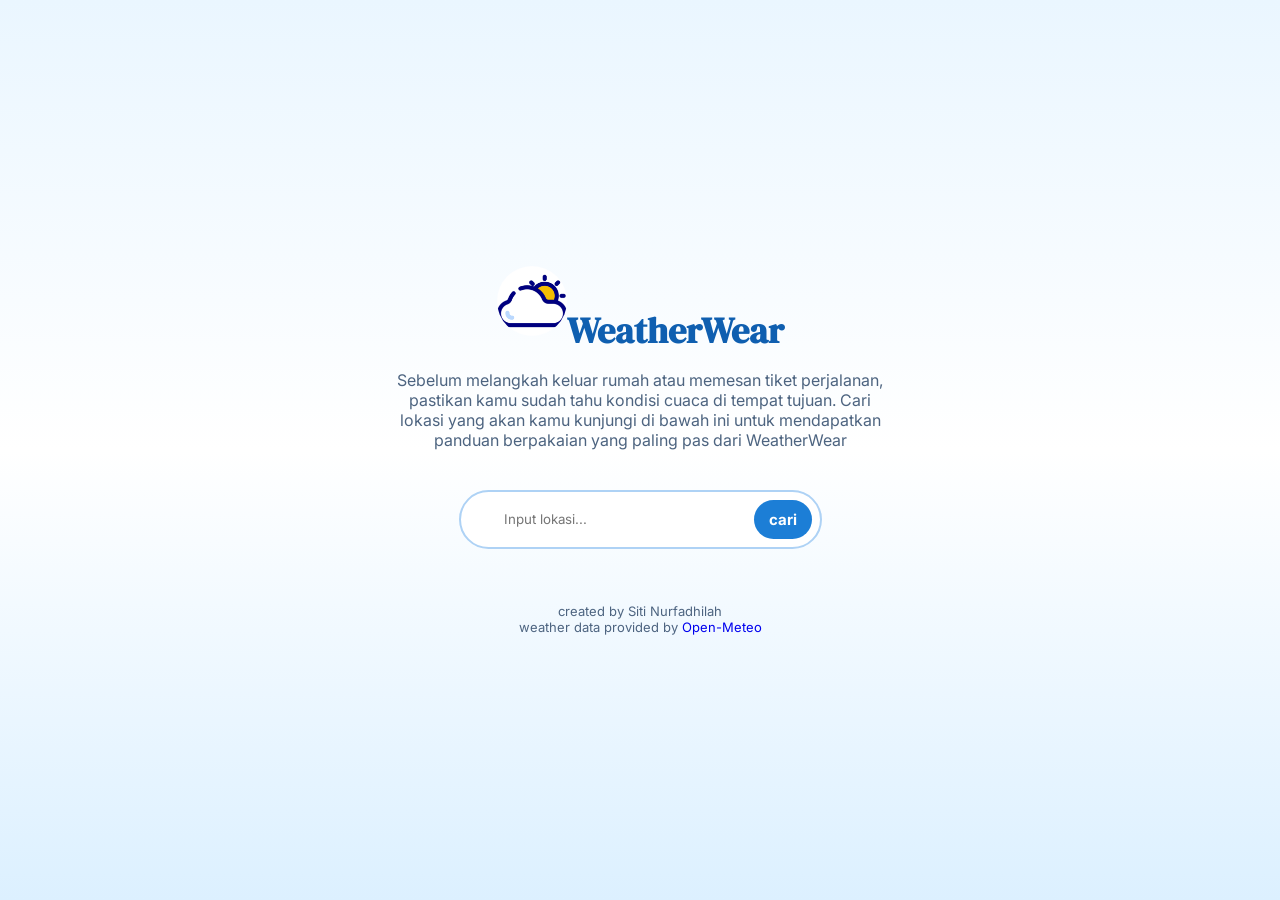
<file: index.html>
<!DOCTYPE html>
<html lang="en">
<head>
    <meta charset="UTF-8">
    <meta name="viewport" content="width=device-width, initial-scale=1.0">
    <title>Cari Kota</title>
    <link rel="stylesheet" href="css/cari-kota.css">
    <link rel="preconnect" href="https://fonts.googleapis.com">
    <link rel="preconnect" href="https://gstatic.com" crossorigin>
    <link href="https://fonts.googleapis.com/css2?family=DM+Serif+Display&family=Inter:wght@400;500;600;700&display=swap" rel="stylesheet">
</head>
<body>
    <header>
        <!--Header Logo-->
        <div>
            <span id="logo"><img src="assets/images.png"></span>
            <h1 id="judul-projek">WeatherWear</h1>
        </div>
        <p id="teks">Sebelum melangkah keluar rumah atau memesan tiket perjalanan, pastikan kamu sudah tahu kondisi cuaca di tempat tujuan. Cari lokasi yang akan kamu kunjungi di bawah ini untuk mendapatkan panduan berpakaian yang paling pas dari WeatherWear</p>
    </header>
    <main>
        <!--Cari Kota-->
        <form>
            <input type = "text" id="input-kota" placeholder="Input lokasi...">
            <button id="cari" type="button">cari</button>
        </form>
        <div id="hasil"></div>
    </main>
    <footer>
        <p>created by Siti Nurfadhilah</p>
        <p>weather data provided by <a href="https://open-meteo.com" target="_blank">Open-Meteo</a></p>
    </footer>

    <script src="js/cari-kota.js"></script>
</body>
</html>
</file>
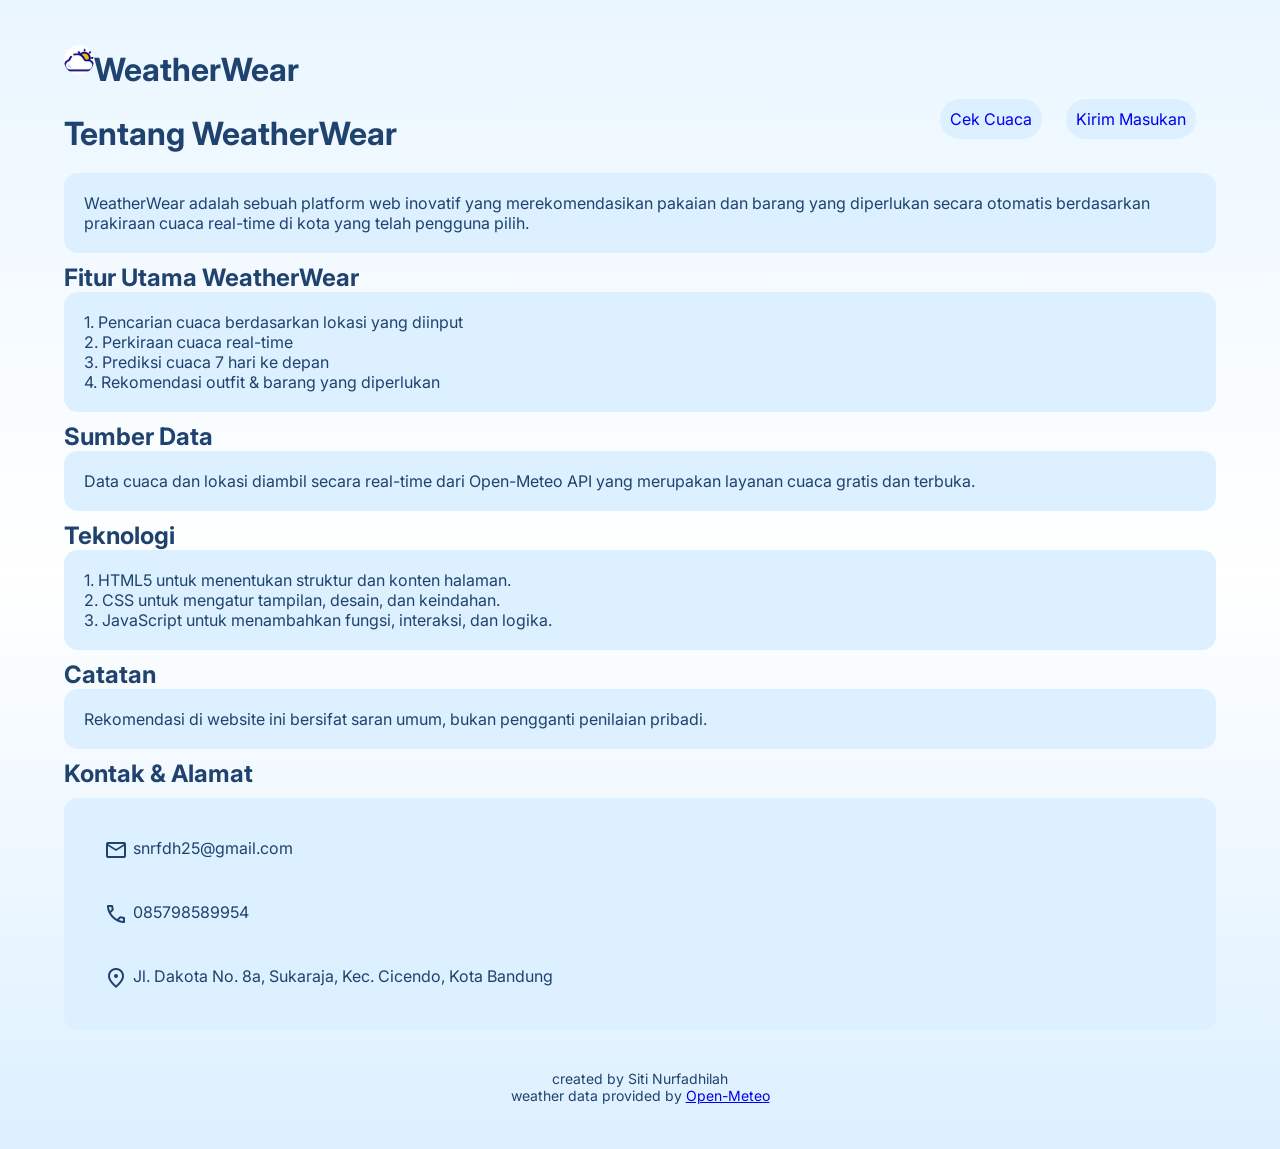
<file: html/about.html>
<!DOCTYPE html>
<html lang="en">
<head>
    <meta charset="UTF-8">
    <meta name="viewport" content="width=device-width, initial-scale=1.0">
    <title>About</title>
    <link rel="stylesheet" href="../css/about.css">
    <link rel="preconnect" href="https://fonts.googleapis.com">
    <link rel="preconnect" href="https://fonts.gstatic.com" crossorigin>
    <link href="https://fonts.googleapis.com/css2?family=DM+Serif+Display&family=Inter:wght@400;500;600;700&display=swap" rel="stylesheet">
    <link href="https://fonts.googleapis.com/css2?family=Material+Symbols+Outlined" rel="stylesheet">

</head>
<body>
    <header>
        <!-- judul logo -->
        <div id="logo">
            <div id="logo"><img src="../assets/images.png"></div>
            <h1>WeatherWear</h1>
        </div>
        <div id="judul">
            <h1 id="jdl-projek">Tentang WeatherWear</h1>
            <div id="navbar">
                    <a href="../index.html">Cek Cuaca</a>
                    <a href="masukan.html">Kirim Masukan</a>
            </div>
        </div>
    </header>
    <main>
        <!-- penjelasan apa itu WeatherWear -->
        <section id="penjelasan">
            <p>WeatherWear adalah sebuah platform web inovatif yang merekomendasikan pakaian dan barang yang diperlukan secara otomatis berdasarkan prakiraan cuaca real-time di kota yang telah pengguna pilih.</p>
        </section>
        <section id="fitur">
            <h2>Fitur Utama WeatherWear</h3>
            <ul>
                <li>1. Pencarian cuaca berdasarkan lokasi yang diinput</li>
                <li>2. Perkiraan cuaca real-time</li>
                <li>3. Prediksi cuaca 7 hari ke depan</li>
                <li>4. Rekomendasi outfit & barang yang diperlukan</li>
            </ul>
        </section>
        <section id="sumber">
            <h2>Sumber Data</h2>
            <p>Data cuaca dan lokasi diambil secara real-time dari Open-Meteo API yang merupakan layanan cuaca gratis dan terbuka.</p>
        </section>
        <section id="alat">
            <h2>Teknologi</h2>
            <ul>
                <li>1. HTML5 untuk menentukan struktur dan konten halaman.</li>
                <li>2. CSS untuk mengatur tampilan, desain, dan keindahan.</li>
                <li>3. JavaScript untuk menambahkan fungsi, interaksi, dan logika.</li>
            </ul>
        </section>
        <section id="catatan">
            <h2>Catatan</h2>
            <p>Rekomendasi di website ini bersifat saran umum, bukan pengganti penilaian pribadi.</p>
        </section>
        <section id="kontak">
            <h2>Kontak & Alamat</h2>
            <div id="kontak">
                <div id="email">
                    <span class="material-symbols-outlined">mail</span>
                    <span class="value"> snrfdh25@gmail.com</span>
                </div>
                <div id="telp">
                    <span class="material-symbols-outlined">phone</span>
                    <span class="value">085798589954</span>
                </div>
                <div id="address">
                    <span class="material-symbols-outlined">place</span>
                    <span class="value">Jl. Dakota No. 8a, Sukaraja, Kec. Cicendo, Kota Bandung</span>
                </div>
            </div>
        </section>
    </main>
        <footer>
        <p>created by Siti Nurfadhilah</p>
        <p>weather data provided by <a href="https://open-meteo.com" target="_blank">Open-Meteo</a></p>
    </footer>
</body>
</html>
</file>
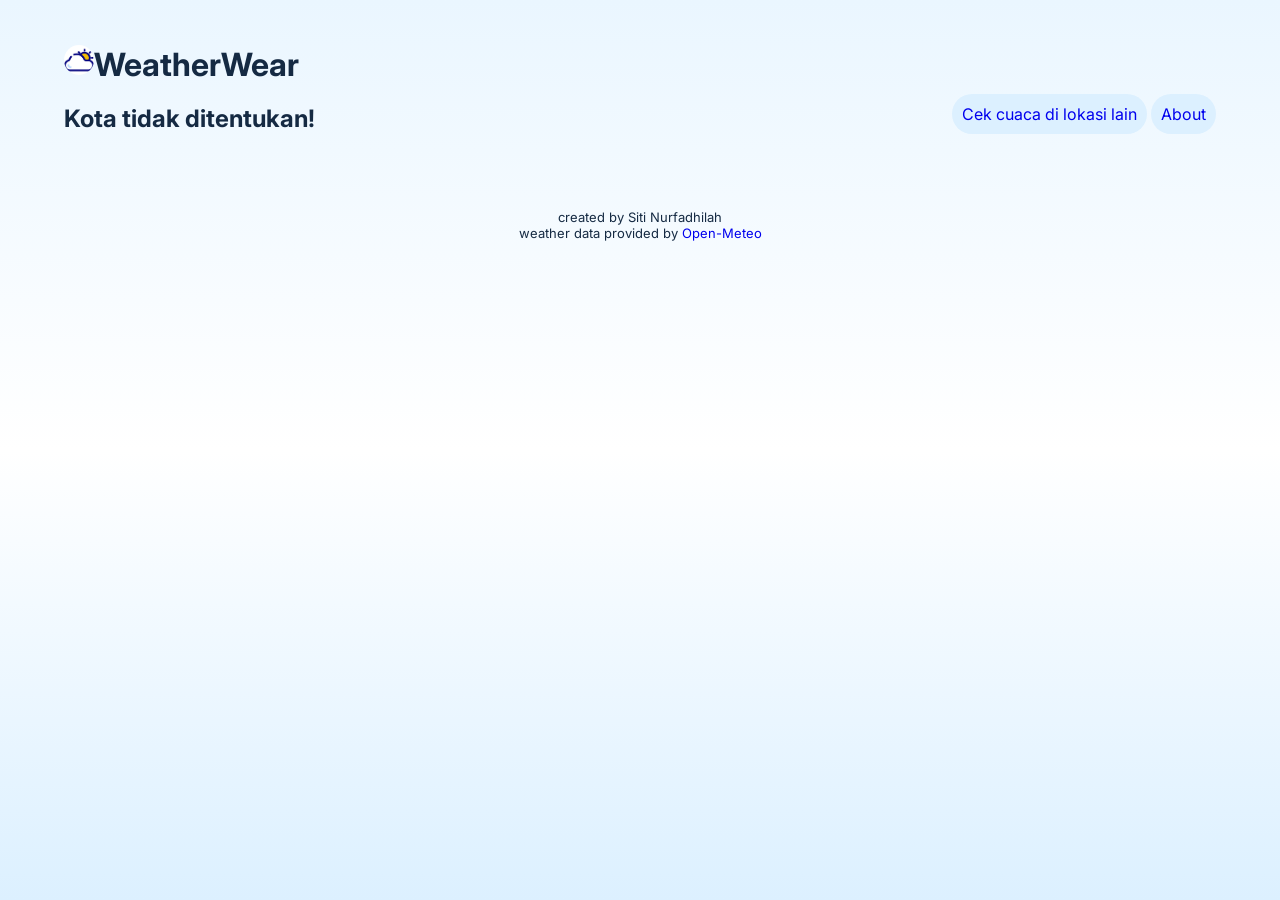
<file: html/cuaca.html>
<!DOCTYPE html>
<html lang="en">
<head>
    <meta charset="UTF-8">
    <meta name="viewport" content="width=device-width, initial-scale=1.0">
    <title>Cuaca</title>
    <link rel="stylesheet" href="../css/cuaca.css">
    <link rel="preconnect" href="https://fonts.googleapis.com">
    <link rel="preconnect" href="https://fonts.gstatic.com" crossorigin>
    <link href="https://fonts.googleapis.com/css2?family=DM+Serif+Display&family=Inter:wght@400;500;600;700&display=swap" rel="stylesheet">
    <link href="https://fonts.googleapis.com/css2?family=Material+Symbols+Outlined" rel="stylesheet">
</head>
<body>
    <header>
        <!-- judul web dan judul kota yang dinamis sesuai kota yang kita input -->
        <div id="judul">
            <div id="logo"><img src="../assets/images.png"></div>
            <h1 id="jdl-projek">WeatherWear</h1>
        </div>
        <div id="kota">
            <h2 id="judul-kota">Memuat cuaca...</h2>
            <div id="navbar">
                <a href="../index.html">Cek cuaca di lokasi lain</a>
                <a href="about.html">About</a>
            </div>
        </div>
    </header>

    <!-- untuk menampilkan hasil render dari JavaScript seperti cuaca, jam, outfit, dan prediksi harian -->
    <main>
        <div id="info-cuaca"></div>
        <div id="prediksi-container"></div>
    </main>
    <footer>
        <p>created by Siti Nurfadhilah</p>
        <p>weather data provided by <a href="https://open-meteo.com" target="_blank">Open-Meteo</a></p>
    </footer>
    <script src="../js/cuaca.js"></script>
</body>
</html>
</file>
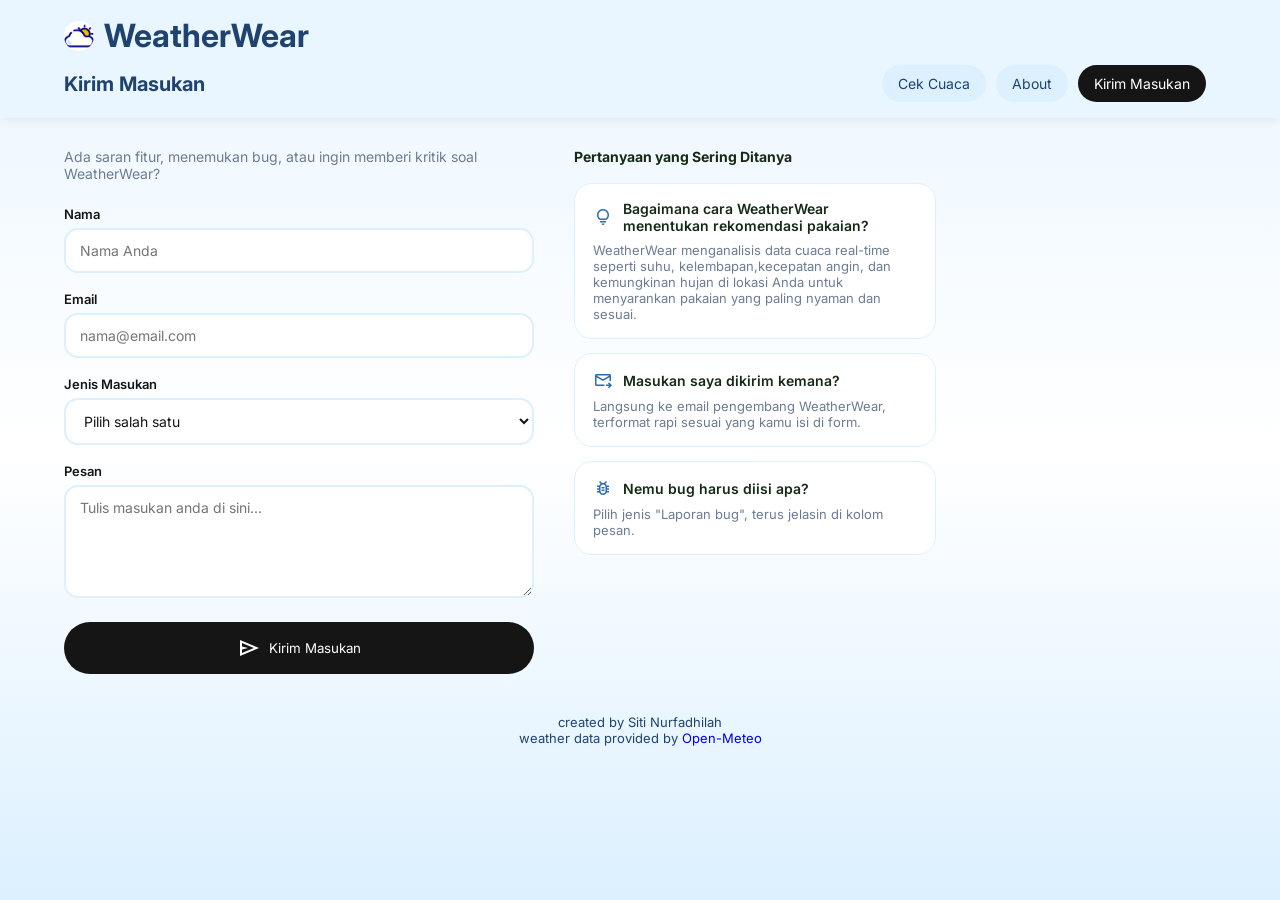
<file: html/masukan.html>
<!DOCTYPE html>
<html lang="en">
<head>
    <meta charset="UTF-8">
    <meta name="viewport" content="width=device-width, initial-scale=1.0">
    <title>masukan</title>
    <link rel="stylesheet" href="../css/masukan.css">
    <link rel="preconnect" href="https://fonts.googleapis.com">
    <link rel="preconnect" href="https://fonts.gstatic.com" crossorigin>
    <link href="https://fonts.googleapis.com/css2?family=DM+Serif+Display&family=Inter:wght@400;500;600;700&display=swap" rel="stylesheet">
    <link href="https://fonts.googleapis.com/css2?family=Material+Symbols+Outlined" rel="stylesheet">

</head>
<body>
    <!-- header sticky -->
    <header id="header">
        <div id="logo">
            <div id="logo"><img src="../assets/images.png"></div>
            <h1>WeatherWear</h1>
        </div>
        <div id="judul">
            <h1 id="jdl">Kirim Masukan</h1>
            <div id="navbar">
                <a href="../index.html">Cek Cuaca</a>
                <a href="about.html">About</a>
                <a href="masukan.html" class="aktif">Kirim Masukan</a>
            </div>
        </div>
    </header>

    <!-- main: layoutnya grid, berisi form di kiri & kartu FAQ di kanan -->
    <main>
        <div id="wrapper-masukan">
            <section id="kolom-form">
                <section id="intro-masukan">
                    <p>Ada saran fitur, menemukan bug, atau ingin memberi kritik soal WeatherWear?</p>
                </section>
                <form id="form-masukan">
                    <div class="kelompok-input">
                        <label for="nama">Nama</label>
                        <input type="text" id="nama" placeholder="Nama Anda" required>
                    </div>
                    <div class="kelompok-input">
                        <label for="email">Email</label>
                        <input type="email" id="email" placeholder="nama@email.com">
                    </div>
                    <div class="kelompok-input">
                        <label for="jenis">Jenis Masukan</label>
                        <select id="jenis" name="jenis" required>
                            <option value="" disable selected>Pilih salah satu</option>
                            <option value="saran-fitur">Saran fitur baru</option>
                            <option value="bug">Laporan bug</option>
                            <option value="kritik">Kritik & saran umum</option>
                            <option value="lainnya">Lainnya</option>
                        </select>
                    </div>
                    <div class="kelompok-input">
                        <label for="pesan">Pesan</label>
                        <textarea id="pesan" name="pesan" rows="5" placeholder="Tulis masukan anda di sini..." required></textarea>
                    </div>
                    <button type="submit" id="kirim-masukan">
                        <span class="material-symbols-outlined">send</span>
                        Kirim Masukan
                    </button>
                </form>
            </section>
            
            <aside id="kolom-faq">
                <h2 id="judul-faq">Pertanyaan yang Sering Ditanya</h2>
                <div class="kartu-faq">
                    <div class="pertanyaan-faq">
                        <span class="material-symbols-outlined">lightbulb</span>
                        <p>Bagaimana cara WeatherWear menentukan rekomendasi pakaian?</p>
                    </div>
                    <p class="jawaban-faq">WeatherWear menganalisis data cuaca real-time seperti suhu, kelembapan,kecepatan angin, dan kemungkinan hujan di lokasi Anda untuk menyarankan pakaian yang paling nyaman dan sesuai.</p>
                </div>
                <div class="kartu-faq">
                    <div class="pertanyaan-faq">
                        <span class="material-symbols-outlined">forward_to_inbox</span>
                        <p>Masukan saya dikirim kemana?</p>
                    </div>
                    <p class="jawaban-faq">Langsung ke email pengembang WeatherWear, terformat rapi sesuai yang kamu isi di form.</p>
                </div>
                <div class="kartu-faq">
                    <div class="pertanyaan-faq">
                        <span class="material-symbols-outlined">bug_report</span>
                        <p>Nemu bug harus diisi apa?</p>
                    </div>
                    <p class="jawaban-faq">Pilih jenis "Laporan bug", terus jelasin di kolom pesan.</p>
                </div>
            </aside>
        </div>
    </main>
    <footer>
        <p>created by Siti Nurfadhilah</p>
        <p>weather data provided by <a href="https://open-meteo.com" target="_blank">Open-Meteo</a></p>
    </footer>
    <script src="../js/masukan.js"></script>
</body>
</html>
</file>
<file: css/cari-kota.css>
*{
    box-sizing: border-box;
    margin: 0;
    padding: 0;
}

/* mengatur body */
body{
    min-height: 100vh;
    display: flex;
    flex-direction: column;
    align-items: center;
    justify-content: center;
    font-family: 'Inter', sans-serif;
    color: #152a43;
    background: linear-gradient(180deg, #eaf6ff 0%, #ffffff 50%, #dcf0ff 100%);
    padding: 5vh 5vw;
}
/* ---- HEADER LOGO JUDUL ----- */
header div{
    display: flex;
    justify-content: center;
}
#logo img{
    width: 70px;
    height: 70px;
    border-radius: 100%;
}
#judul-projek{
    font-family: 'DM Serif Display', serif;
    font-size: 36px;
    color: #0f5fb0;
    margin-top: 40px;
    margin-bottom: 15px;
    text-align: center;
}

#teks{
    font-size: 16px;
    color: #4d6480;
    max-width: 500px;
    margin: 0 auto 30px auto;
    text-align: center;
}

/* -- PENCARIAN KOTA -- */
main form{
    margin-top: 10px;
    background-color: #ffffff;
    border: 2px solid #aed2f5;
    border-radius: 50px;
    padding: 8px;
    display: flex;
}

#input-kota{
    border: none;
    cursor: pointer;
    font-family: 'Inter', sans-serif;
    padding: 6px 35px;
    border-radius: 50px;
    flex: 1;
}

#cari{
    border: none;
    cursor: pointer;
    font-family: 'Inter', sans-serif;
    font-weight: bold;
    font-size: 15px;
    color: #ffffff;
    background-color: #1c7ed6;
    padding: 10px 15px;
    border-radius: 50px;
}

#hasil{
    margin-top: 14px;
    text-align: center;
    font-size: 14px;
    color: #4d6480;
}
#cari:hover{
    background-color: #0f5fb0;
}

#input-kota:focus{
    outline: none;
}

/* -- pilihan kota -- */

#daftar-pilihan-kota{
    list-style: none;
    display: flex;
    flex-direction: column;
    gap: 8px;
    max-width: 400px;
    margin: 0 auto;
    text-align: left;
}

.opsi-kota{
    width: 100%;
    text-align: left;
    background: white;
    border: 2px solid #dcf0ff;
    border-radius: 14px;
    padding: 12px 16px;
    font-family: 'Inter', sans-serif;
    font-size: 14px;
    color: #152a43;
    cursor: pointer;
}
.opsi-kota:hover{
    border-color: #1c7ed6;
    background: #f4faff;
}
footer{
    margin-top: 40px;
    text-align: center;
    font-size: 13px;
    color: #4d6480;
}
footer a{
    text-decoration: none;
}


@media (max-width: 600px){
    main form{
        flex-direction: column;
        border-radius: 20px;
    }
    #cari{
        width: 100%;
    }
}
</file>
<file: css/about.css>
/* reset margin, padding, dan box-sizing */
*{
    box-sizing: border-box;
    margin: 0;
    padding: 0;
}

/* mengatur tampilan body */
body{
    min-height: 100vh;
    font-family: 'Inter', sans-serif;
    color: #1f436e;
    background: linear-gradient(180deg, #eaf6ff 0%, #ffffff 50%, #dcf0ff 100%);
    margin: 5vh 5vw;
}

/* mengatur agar gambar & teks logo kesamping */
#logo{
    display: flex;
}
#judul{
    display: flex;
    flex-wrap: wrap;
    justify-content: space-between;
}
#logo img{
    width: 30px;
    height: 30px;
    border-radius: 100%;
}

#navbar a{
    background:#dcf0ff;
    padding: 10px;
    border-radius: 50px;
    text-decoration: none;
    margin: 0 20px 0 0;
}
#navbar a:hover{
    border: 3px solid #152a43;
    box-shadow: 10px 7px 6px;
}

/* mengatur teks,font,background,dll */
h1{
    margin-top: 5px;
    margin-bottom: 20px;
    text-align: center;
}
h2{
    margin-top: 10px;
}
#penjelasan{
    background: #dcf0ff;
    padding: 20px;
    border-radius: 14px;
}
ul{
    background: #dcf0ff;
    padding: 20px;
    list-style: none;
    border-radius: 14px;
}
#sumber p{
    background: #dcf0ff;
    padding: 20px;
    border-radius: 14px;
}
#catatan p{
    background: #dcf0ff;
    padding: 20px;
    border-radius: 14px;
}
#kontak div{
    background: #dcf0ff;
    padding: 20px;
    border-radius: 14px;
}
#kontak h2{
    margin-bottom: 10px;
}

#email{
    display: flex;
}
#telp{
    display: flex;
}
#address{
    display: flex;
}
.value{
    margin-left: 5px;
}
footer{
    margin-top: 40px;
    text-align: center;
    font-size: 14px;
}

/* responsif */
@media(max-width: 700px){
    body{
        margin: 4vh 4vw;
    }
    #navbar a{
        margin-bottom: 10px;
    }
    #judul{
        display: flex;
        flex-direction: column;
        align-items: flex-start;
        gap: 10px;
    }

    #jdl-projek{
        width: 100%;
    }

    #navbar{
        display: flex;
        flex-wrap: wrap;
        width: 100%;
        gap: 8px;
    }
    #navbar a{
        font-size: 14px;
        padding: 8px 14px;
    }
}
</file>
<file: css/cuaca.css>
*{
    box-sizing: border-box;
    margin: 0;
    padding: 0;
}

body{
    min-height: 100vh;
    display: flex;
    flex-direction: column;
    font-family: 'Inter', sans-serif;
    color: #152a43;
    background: linear-gradient(180deg, #eaf6ff 0%, #ffffff 50%, #dcf0ff 100%);
    padding: 5vh 5vw;
}

/* -- HEADER JUDUL NAVBAR --*/
#judul{
    display: flex;
}
#logo img{
    width: 30px;
    height: 30px;
    border-radius: 100%;
}
#kota{
    margin-top: 20px;
    margin-bottom: 32px;
    display: flex;
    flex-wrap: wrap;
    justify-content: space-between;
    gap: 20px;
}
#navbar a{
    background:#dcf0ff;
    padding: 10px;
    border-radius: 50px;
    text-decoration: none;
}
#navbar a:hover{
    border: 3px solid #152a43;
    box-shadow: 10px 7px 6px;
}

/* -- KARTU CUACA HARI INI -- */
#suhu-saat-ini{
    background: #dcf0ff;
    padding: 20px;
    border-radius: 20px;
    display: flex;
    flex-direction: column;
    align-items: center;
    gap: 6px;
    transition: 1s ease;
}

#suhu-saat-ini:hover{
    border: 3px solid #152a43;
    box-shadow: 7px 5px 3px;
}

#suhu-saat-ini .material-symbols-outlined{
    font-size: 90px;
    color: #2b6cb0;
}

/* -- KARTU DETAIL KELEMBAPAN - ANGIN - CURAH HUJAN -- */
#detail-cuaca{
    display: flex;
    gap: 12px;
}

.kartu-detail{
    margin-top: 20px;
    background: #e2f4ff;
    border-radius: 12px;
    padding: 12px 14px;
    flex: 1;
    text-align: center;
}

.label-detail{
    font-size: 12px;
    color: #6b7c93;
    margin-bottom: 4px;
    text-transform: uppercase;
}

.nilai-detail{
    font-size: 18px;
    font-weight: 700;
}


/* -- PREDIKSI PER JAM -- */
#judul-per-jam{
    margin-top: 30px;
    margin-bottom: 12px;
    color: #152a43;
}

#daftar-jam{
    list-style: none;
    display: flex;
    gap: 12px;
    overflow-x: auto;
}

.kartu-jam{
    flex: 0 0 auto;
    background: #e2f4ff;
    border-radius: 16px;
    padding: 14px 12px;
    text-align: center;
    display: flex;
    flex-direction: column;
    align-items: center;
    gap: 6px;
    cursor: pointer;
    transition: 0.5s ease;
}

.kartu-jam .material-symbols-outlined{
    font-size: 24px;
    color: #2b6cb0;
}

.jam-per-jam{
    font-size: 12px;
    font-weight: 600;
    color: #152a43;
}

.suhu-per-jam{
    font-size: 12px;
    color: #6b7c93;
}

.kartu-jam:hover{
    box-shadow: 10px 7px 6px #4471a8;
    border: 3px solid #152a43;
}

.kartu-jam.aktif{
    background: #152a43;
}

.kartu-jam.aktif .jam-per-jam,
.kartu-jam.aktif .suhu-per-jam,
.kartu-jam.aktif .material-symbols-outlined{
    color: white;
}


/* -- REKOMENDASI OUTFIT -- */
#rekomendasi-outfit{
    margin-top: 30px;
    display: flex;
    flex-direction: column;
    gap: 10px;
}

.baris-outfit{
    display: flex;
    align-items: center;
    gap: 14px;
    background: #dcf0ff;
    border-radius: 16px;
}

.gambar-outfit{
    width: 70px;
    height: 70px;
    object-fit: contain;
    padding: 8px;
}

#teks-outfit{
    font-size: 14px;
    color: #152a43;
    padding-right: 14px;
    
}

#wadah-aksesoris{
    display: flex;
    flex-direction: column;
    gap: 12px;
}

.kartu-aksesoris{
    display: flex;
    gap: 14px;
    background: #dcf0ff;
    border-radius: 16px;
    padding: 20px;
}
.kartu-aksesoris img{
    width: 70px;
    height: 70px;
    object-fit: contain;
    border-radius: 12px;
    padding: 6px;
}
.kartu-aksesoris p{
    font-size: 13px;
    color: #152a43;
    text-align: left;
    padding-left: 14px;
}

#prediksi-container{
    margin-top: 24px;
}
 
/* -- PREDIKSI CUACA HARIAN -- */
.kartu-hari{
    margin-top: 20px;
    display: grid;
    grid-template-columns: 32px 1fr auto;
    align-items: center;
    gap: 12px;
    background: #f4faff;
    border: 1px solid #e2f4ff;
    border-radius: 14px;
    padding: 10px 14px;
}
        
.kartu-hari .material-symbols-outlined{
        font-size: 32px;
        color: #2b6cb0;
}

/* -- FOOTER -- */
footer{
    text-align: center;
    margin-top: 20px;
    font-size: 13px;
}
footer a{
    text-decoration: none;
    font-size: 13px;
}
/* -- RESPONSIF -- */
@media(max-width: 600px){
    #kota{
        display: flex;
        flex-direction: column;
        align-items: flex-start;
        gap: 10px;
    }
    #judul-kota{
        width: 100%;
    }
    #navbar{
        display: flex;
        flex-wrap: wrap;
        width: 100%;
        gap: 8px;
    }
    #navbar a{
        font-size: 13px;
        padding: 8px 14px;
    }
}
</file>
<file: css/masukan.css>
*{
    box-sizing: border-box;
    margin: 0;
    padding: 0;
}

body{
    min-height: 100vh;
    font-family: 'Inter', sans-serif;
    color: #1f436e;
    background: linear-gradient(180deg, #eaf6ff 0%, #ffffff 50%, #dcf0ff 100%);
}
#header{
    position: sticky;
    top: 0;
    z-index: 100;
    background: #eaf6ff;
    padding: 16px 5vw;
    box-shadow: 0 2px 10px rgba(21, 42, 67, 0.08);
}

#logo{
    display: flex;
    align-items: center;
    gap: 10px;
}

#logo img{
    width: 30px;
    height: 30px;
    border-radius: 100%;
}

#judul{
    display: flex;
    flex-wrap: wrap;
    justify-content: space-between;
    align-items: center;
    flex-wrap: wrap;
    margin-top: 10px;
}

#jdl{
    font-size: 20px;
}

#navbar{
    display: flex;
    flex-wrap: wrap;
}
#navbar a{
    background: #dcf0ff;
    padding: 10px 16px;
    border-radius: 50px;
    text-decoration: none;
    color: #1f436e;
    margin-right: 10px;
    font-size: 14px;
}

#navbar a:hover{
    border: 3px solid #1f436e;
    box-shadow: 10px 7px 6px;
}

#navbar a.aktif{
    background: #151515;
    color: white;
}

main{
    max-width: 1000px;
    margin: 0;
    padding: 30px 5vw 40px;
}
#wrapper-masukan{
    display: grid;
    grid-template-columns: minmax(0, 1.3fr) minmax(0, 1fr);
    gap: 40px;
    align-items: start;
}

#intro-masukan{
    margin-bottom: 24px;
    color: #6b7c93;
    font-size: 14px;
}

/* === form === */
#form-masukan{
    display: flex;
    flex-direction: column;
    gap: 18px;
}
.kelompok-input{
    display: flex;
    flex-direction: column;
    gap: 6px;
}
.kelompok-input label{
    font-size: 13px;
    font-weight: 600;
    color: #151515;
}

.kelompok-input input,
.kelompok-input select,
.kelompok-input textarea{
    font-family: inherit;
    font-size: 14px;
    color:#151515;
    background: white;
    border: 2px solid #dcf0ff;
    border-radius: 14px;
    padding: 12px 14px;
    outline: none;
    resize: vertical;
}

#kirim-masukan{
    display: flex;
    align-items: center;
    justify-content: center;
    gap: 8px;
    background: #151515;
    color: white;
    border: none;
    border-radius: 50px;
    padding: 14px 24px;
    font-family: inherit;
    cursor: pointer;
    margin-top: 6px;
}

#kirim-masukan:hover{
    background: #2b6cb0;
}


/* ==== FAQ ==== */
#kolom-faq{
    display: flex;
    flex-direction: column;
    gap: 14px;
}

#judul-faq{
    font-size: 14px;
    color: #152a15;
    margin-bottom: 4px;
}

.kartu-faq{
    background: white;
    border: 1px solid #dcf0ff;
    border-radius: 18px;
    padding: 16px 18px;
}

.pertanyaan-faq{
    display: flex;
    align-items: center;
    gap: 10px;
    margin-bottom: 8px;
}

.pertanyaan-faq .material-symbols-outlined{
    font-size: 20px;
    color: #2b6cb0;
}

.pertanyaan-faq p{
    font-size: 14px;
    font-weight: 600;
    color: #152a15;
}
.jawaban-faq{
    font-size: 13px;
    color: #6b7c93;
}

footer{
    text-align: center;
    font-size: 13px;
}
footer a{
    text-decoration: none;
    font-size: 13px;
}
@media(max-width: 600px){
    #wrapper-masukan{
        grid-template-columns: 1fr;
    }
}
</file>
